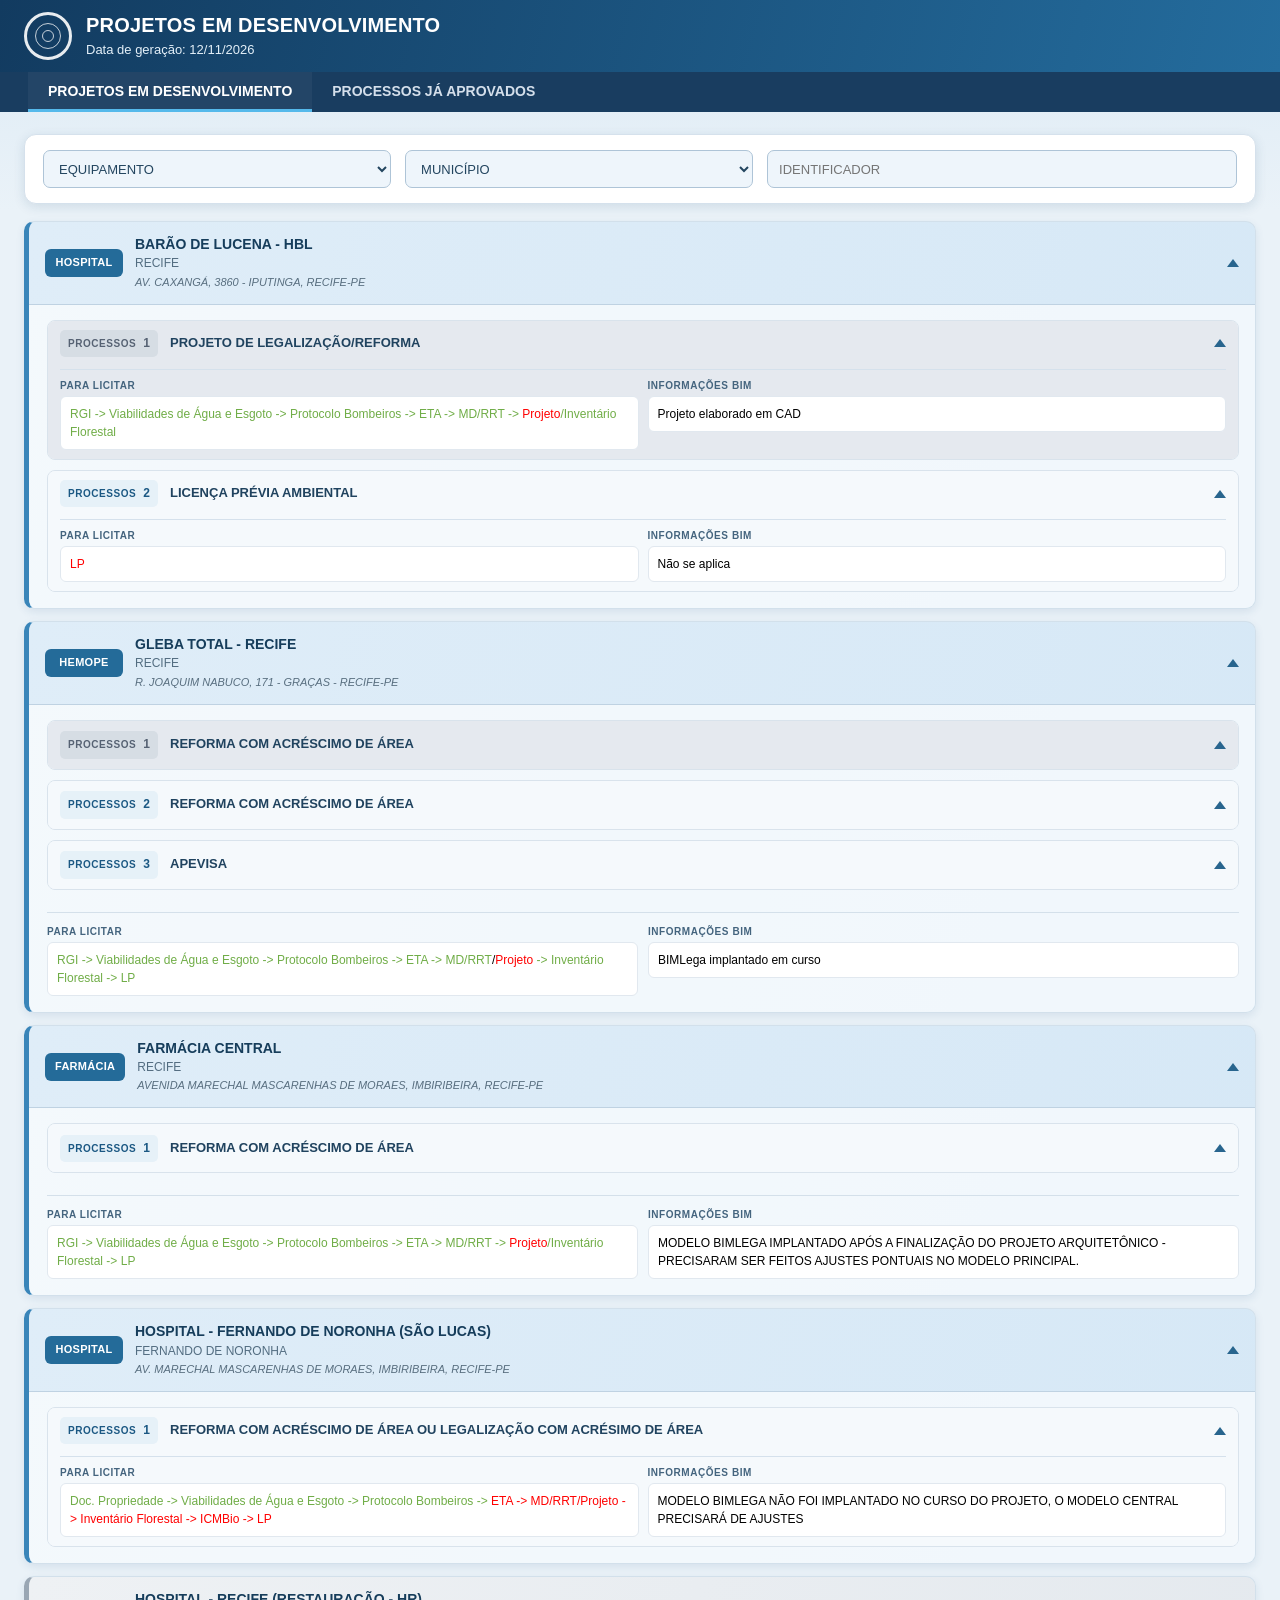
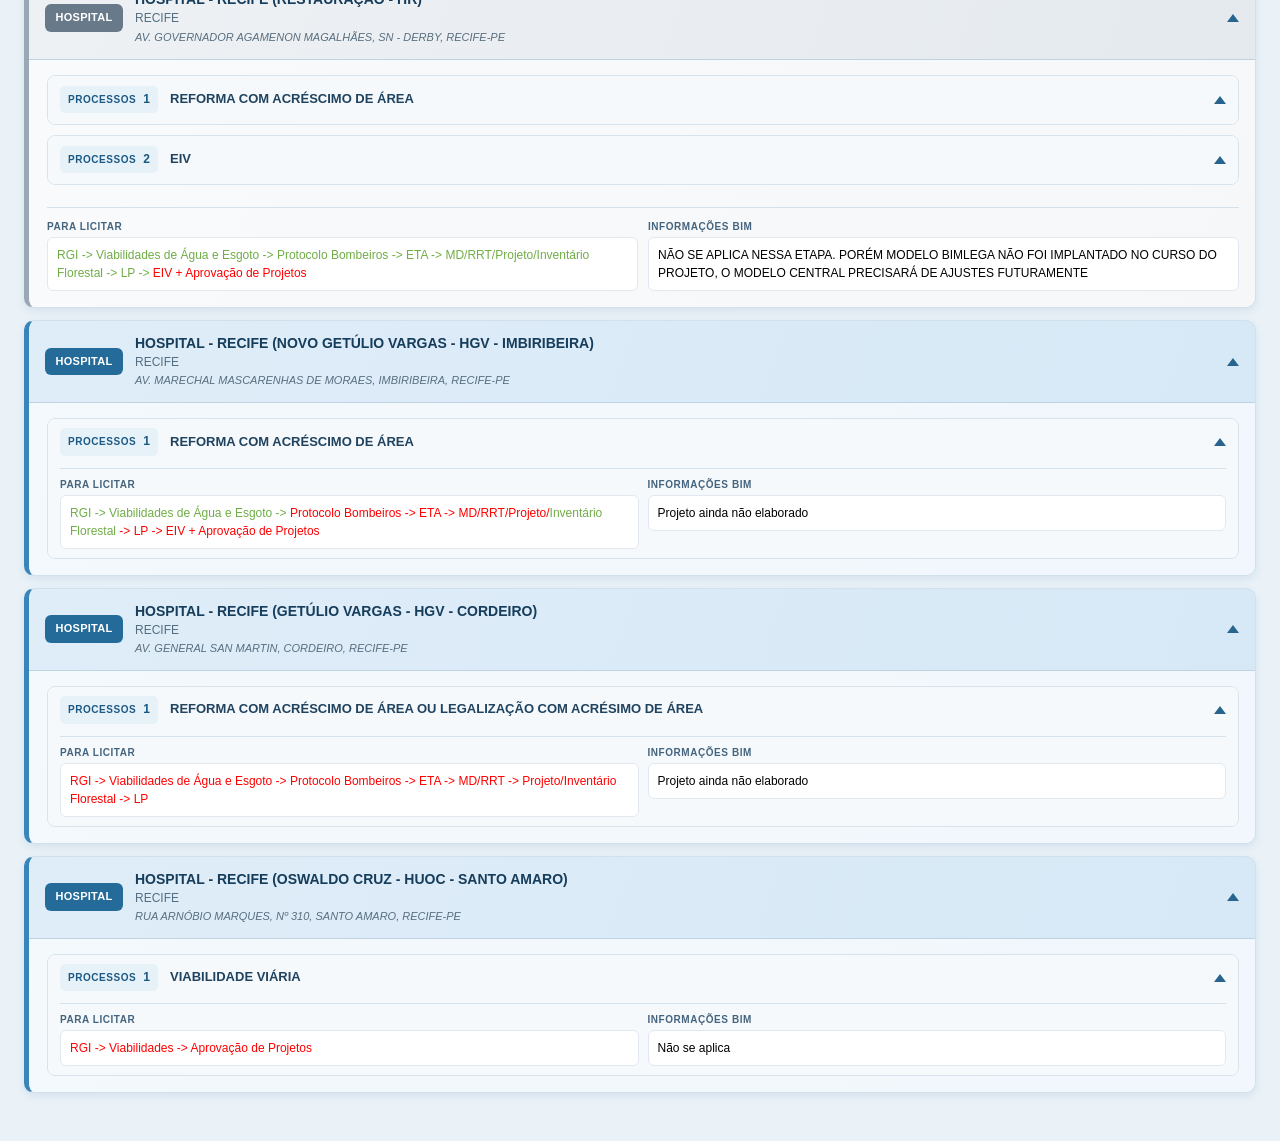
<file: index.html>
<!doctype html><html lang="pt-BR"><head><meta charset="utf-8"><meta name="viewport" content="width=device-width, initial-scale=1"><meta name="color-scheme" content="light"><title>PROJETOS EM DESENVOLVIMENTO</title>
<style>
:root{color-scheme:light;--navy:#123b60;--deep:#174b76;--blue:#226b9b;--sky:#63b5e5;--pale:#e5f1fb;--paper:#eaf2f8;--line:#c8d9e8;--ink:#183247;--muted:#667c8e;--shadow:0 3px 12px rgba(20,65,101,.12)}
*{box-sizing:border-box}body{margin:0;min-height:100vh;background:linear-gradient(180deg,#dceaf5 0,#eaf2f8 210px,#eaf2f8 100%);color:var(--ink);font:14px/1.45 "Segoe UI",Arial,sans-serif}.topbar{display:flex;align-items:center;gap:14px;padding:12px 24px;background:linear-gradient(105deg,#123b60,#246c9d);color:white;box-shadow:0 3px 12px #163c5d40}.mark{width:48px;height:48px;flex:0 0 48px;border:3px solid rgba(255,255,255,.9);border-radius:50%;position:relative}.mark:before,.mark:after{content:"";position:absolute;border:1px solid rgba(255,255,255,.75);border-radius:50%;inset:8px}.mark:after{inset:15px}.brand{min-width:0;flex:1}.brand h1{margin:0;font-size:20px;line-height:1.2;font-weight:750;letter-spacing:.01em}.date{margin-top:4px;color:#e3eff8;font-size:13px}.tabs{display:flex;gap:0;align-items:stretch;min-height:40px;padding:0 28px;background:#193d60;color:#d4dfeb;overflow-x:auto;scrollbar-width:thin}.tab{padding:10px 20px 9px;border:0;border-bottom:3px solid transparent;background:transparent;color:inherit;font:600 14px "Segoe UI",Arial,sans-serif;white-space:nowrap;cursor:pointer}.tab:hover{background:#ffffff12;color:white}.tab[aria-selected=true]{border-bottom-color:#55b9eb;background:#ffffff0b;color:white;font-weight:750}.tab:focus-visible,select:focus-visible,input:focus-visible,summary:focus-visible{outline:3px solid #7dd3fc;outline-offset:2px}.wrap{max-width:1500px;margin:0 auto;padding:22px 24px 48px}.filters{display:grid;grid-template-columns:minmax(170px,1fr) minmax(190px,1fr) minmax(220px,1.35fr);gap:14px;margin-bottom:17px;padding:15px 18px;background:white;border:1px solid #d5e1ec;border-radius:12px;box-shadow:var(--shadow)}.filter select,.filter input{width:100%;height:38px;padding:8px 11px;border:1px solid #aec4d7;border-radius:7px;background:#eef5fb;color:#23455f;font:13px "Segoe UI",Arial,sans-serif}.panels{display:block}.panel{display:none}.panel.active{display:block}.cards{display:grid;gap:12px}.equip-card{overflow:hidden;border:1px solid #d2e0eb;border-left:5px solid #3985b9;border-radius:10px;background:linear-gradient(110deg,#dfedf8,#d6e8f6);box-shadow:0 3px 8px rgba(31,83,124,.10)}.equip-card.historical{border-left-color:#9aa7b4;background:linear-gradient(110deg,#eef1f4,#e4e9ee)}.equip-card.deadline{border-left-color:#f0a000}.equip-card[hidden]{display:none}summary{display:grid;grid-template-columns:auto minmax(0,1fr) auto;align-items:center;gap:12px;min-height:76px;padding:13px 16px;cursor:pointer;list-style:none}summary::-webkit-details-marker{display:none}.kind{display:inline-flex;align-items:center;justify-content:center;min-width:78px;padding:6px 10px;border-radius:6px;background:#246b99;color:#fff;text-align:center;font-size:11px;font-weight:750;letter-spacing:.025em}.historical .kind{background:#68798a}.card-title{margin:0;color:#163d5b;font-size:14px;line-height:1.3;font-weight:750}.meta{margin-top:2px;color:#536d81;font-size:12px}.address{margin-top:2px;color:#586e7f;font-size:11px;font-style:italic}.chevron{width:0;height:0;border-left:6px solid transparent;border-right:6px solid transparent;border-top:8px solid #28658e;transition:transform .15s}.equip-card[open] .chevron{transform:rotate(180deg)}.card-body{padding:3px 16px 16px 18px;border-top:1px solid #bfd2e2;background:rgba(255,255,255,.66)}.processes{display:grid;gap:10px;padding-top:12px}.process-card{overflow:hidden;border:1px solid #d9e3ec;border-radius:8px;background:#fff}.process-card summary{min-height:48px;grid-template-columns:auto minmax(0,1fr) auto;padding:9px 12px;background:#f5f9fc}.process-number{display:flex;align-items:center;gap:7px;padding:5px 8px;border-radius:5px;background:#e6f1f8;color:#1b5883}.process-number .field-label{margin:0;color:#1b5883}.process-number strong{font-size:12px}.process-name{margin:0;color:#20435f;font-size:13px;font-weight:700}.process-card .chevron{width:0;height:0}.process-fields{display:grid;grid-template-columns:repeat(2,minmax(0,1fr));gap:10px;padding:12px}.data-field{min-width:0}.field-label{display:block;margin:0 0 4px;color:#44647e;font-size:10px;line-height:1.3;font-weight:750;letter-spacing:.055em;text-transform:uppercase}.field-value{min-height:35px;padding:8px 9px;border:1px solid #e1e8ef;border-radius:6px;color:#273e51;font-size:12px;line-height:1.5;white-space:pre-wrap;overflow-wrap:anywhere}.group-fields{display:grid;grid-template-columns:repeat(2,minmax(0,1fr));gap:10px;margin-top:12px;padding-top:12px;border-top:1px solid #d4e0ea}.empty{display:none}.panel:not(.active){display:none}
.process-quick{grid-column:1/-1;display:grid;grid-template-columns:repeat(2,minmax(0,1fr));gap:9px;width:100%;padding-top:9px;border-top:1px solid #d5e1ec}.process-quick .data-field{min-width:0}.process-quick .field-value{background-color:#fff!important}.process-card.approved-process{border-color:#b6d7a8}.process-card.approved-process>summary{background:#e8f5e9}.process-card.approved-process .process-number{background:#b6d7a8;color:#166534}.process-card.approved-process .process-number .field-label{color:#166534}.process-card.historical-process>summary{background:#e5e9ef;color:#566273}.process-card.historical-process .process-number{background:#d6dde4;color:#566273}.process-card.historical-process .process-number .field-label{color:#566273}.process-quick .field-value,.process-quick .field-value span{font-weight:400!important}@media(max-width:700px){.topbar{padding:11px 14px}.mark{width:40px;height:40px;flex-basis:40px}.brand h1{font-size:16px}.date{font-size:11px}.tabs{padding:0 8px}.tab{padding:10px 13px;font-size:12px}.wrap{padding:14px 11px 30px}.filters{grid-template-columns:1fr;gap:9px;padding:12px}.filters .filter:first-child,.filters .filter:nth-child(2){min-width:0}summary{grid-template-columns:auto minmax(0,1fr) auto;gap:9px;padding:11px 9px}.kind{min-width:67px;padding:5px 7px;font-size:10px}.card-title{font-size:12px}.meta,.address{font-size:10px}.card-body{padding:3px 8px 10px}.process-card summary{padding:8px}.process-quick{grid-template-columns:1fr;gap:7px}.process-fields,.group-fields{grid-template-columns:1fr;gap:8px;padding:9px}}
@media print{@page{size:A4 portrait;margin:10mm}body{background:#fff!important}.topbar{padding:8px 0;background:#174b76!important;print-color-adjust:exact;-webkit-print-color-adjust:exact}.mark{display:none}.tabs,.filters{display:none}.wrap{max-width:none;padding:8mm 0}.panel{display:block!important;page-break-after:always}.equip-card{break-inside:avoid;box-shadow:none;background:#eef5fb!important;print-color-adjust:exact;-webkit-print-color-adjust:exact}.equip-card:not([open]) .card-body{display:block}.equip-card summary{padding:7px 10px;min-height:0}.process-card{break-inside:avoid}.process-card:not([open]) .process-fields{display:grid}.process-card summary{padding:6px 9px}.field-value{print-color-adjust:exact;-webkit-print-color-adjust:exact}}
</style></head><body>
<header class="topbar"><div class="mark" aria-hidden="true"></div><div class="brand"><h1>PROJETOS EM DESENVOLVIMENTO</h1><div class="date">Data de gera&#231;&#227;o: 12/11/2026</div></div></header><nav class="tabs" role="tablist">
<button class="tab" type="button" role="tab" id="tab-1" aria-controls="panel-1" aria-selected="true" onclick="showSheet(1)">PROJETOS EM DESENVOLVIMENTO</button>
<button class="tab" type="button" role="tab" id="tab-2" aria-controls="panel-2" aria-selected="false" onclick="showSheet(2)">PROCESSOS J&#193; APROVADOS</button>
</nav><main class="wrap"><div class="filters"><div class="filter"><select id="filter-equipment" aria-label="EQUIPAMENTO"><option value="">EQUIPAMENTO</option>
<option value="HOSPITAL">HOSPITAL</option>
<option value="HEMOPE">HEMOPE</option>
<option value="FARM&#193;CIA">FARM&#193;CIA</option>
</select></div><div class="filter"><select id="filter-municipality" aria-label="MUNIC&#205;PIO"><option value="">MUNIC&#205;PIO</option>
<option value="RECIFE">RECIFE</option>
<option value="FERNANDO DE NORONHA">FERNANDO DE NORONHA</option>
</select></div><div class="filter"><input id="filter-search" type="search" aria-label="IDENTIFICADOR" placeholder="IDENTIFICADOR"></div></div>
<section class="panel active" id="panel-1" role="tabpanel" aria-labelledby="tab-1"><div class="cards">
<details class="equip-card" open data-equipment="HOSPITAL" data-municipality="RECIFE" data-search="HOSPITAL RECIFE AV. CAXANG&#193;, 3860 - IPUTINGA, RECIFE-PE BAR&#195;O DE LUCENA - HBL AV. CAXANG&#193;, 3860 - IPUTINGA, RECIFE-PE 1 PROJETO DE LEGALIZA&#199;&#195;O/REFORMA Reingressar ap&#243;s LP EM STAND BY Sem exig&#234;ncia PROJETO INDEFERIDO, AGUARDANDO LIBERA&#199;&#195;O DA LP RGI -&gt; Viabilidades de &#193;gua e Esgoto -&gt; Protocolo Bombeiros -&gt; ETA -&gt; MD/RRT -&gt; Projeto/Invent&#225;rio Florestal  Projeto elaborado em CAD BAR&#195;O DE LUCENA - HBL AV. CAXANG&#193;, 3860 - IPUTINGA, RECIFE-PE 2 LICEN&#199;A PR&#201;VIA AMBIENTAL 8042813926 Preparando documenta&#231;&#227;o para exig&#234;ncia Projeto arquitet&#244;nico completo + Viabilidade de &#225;gua e esgoto + Memorial justificativo do que &#233; o processo 10.11.2026 LP N&#227;o se aplica"><summary><span class="kind">HOSPITAL</span><div class="identity"><h2 class="card-title">BAR&#195;O DE LUCENA - HBL</h2><div class="meta">RECIFE</div><div class="address">AV. CAXANG&#193;, 3860 - IPUTINGA, RECIFE-PE</div></div><span class="chevron" aria-hidden="true"></span></summary><div class="card-body"><div class="processes">
<details class="process-card historical-process"><summary><span class="process-number"><span class="field-label">PROCESSOS</span><strong>1</strong></span><h3 class="process-name">PROJETO DE LEGALIZA&#199;&#195;O/REFORMA</h3><span class="chevron" aria-hidden="true"></span><div class="process-quick"><div class="data-field"><span class="field-label">PARA LICITAR</span><div class="field-value" style="background-color:#FFFFFF"><span style="color:#70AD47">RGI -&gt; Viabilidades de &#193;gua e Esgoto -&gt; Protocolo Bombeiros -&gt; ETA -&gt; MD/RRT -&gt;</span><span style="color:#000000"> </span><span style="color:#FF0000">Projeto</span><span style="color:#70AD47">/Invent&#225;rio Florestal </span></div></div><div class="data-field"><span class="field-label">INFORMA&#199;&#213;ES BIM</span><div class="field-value" style="background-color:#FFFFFF"><span style="color:#000000">Projeto elaborado em CAD</span></div></div></div></summary><div class="process-fields">
<div class="data-field"><span class="field-label">PROTOCOLO</span><div class="field-value" style="background-color:#CCCCCC"><span style="color:#000000">Reingressar ap&#243;s LP</span></div></div>
<div class="data-field"><span class="field-label">ETAPA DE ELABORA&#199;&#195;O</span><div class="field-value" style="background-color:#CCCCCC"><span style="color:#000000">EM STAND BY</span></div></div>
<div class="data-field"><span class="field-label">EXIG&#202;NCIAS DO INGRESSO</span><div class="field-value" style="background-color:#CCCCCC"><span style="color:#000000">Sem exig&#234;ncia</span></div></div>
<div class="data-field"><span class="field-label">PRAZO PARA CONCLUS&#195;O</span><div class="field-value" style="background-color:#CCCCCC"><span style="color:#000000">PROJETO INDEFERIDO, AGUARDANDO LIBERA&#199;&#195;O DA LP</span></div></div>


</div></details>
<details class="process-card"><summary><span class="process-number"><span class="field-label">PROCESSOS</span><strong>2</strong></span><h3 class="process-name">LICEN&#199;A PR&#201;VIA AMBIENTAL</h3><span class="chevron" aria-hidden="true"></span><div class="process-quick"><div class="data-field"><span class="field-label">PARA LICITAR</span><div class="field-value" style="background-color:#FFFFFF"><span style="font-weight:700;color:#FF0000">LP</span></div></div><div class="data-field"><span class="field-label">INFORMA&#199;&#213;ES BIM</span><div class="field-value" style="background-color:#FFFFFF"><span style="color:#000000">N&#227;o se aplica</span></div></div></div></summary><div class="process-fields">
<div class="data-field"><span class="field-label">PROTOCOLO</span><div class="field-value" style="background-color:#FFFFFF"><span style="color:#000000">8042813926</span></div></div>
<div class="data-field"><span class="field-label">ETAPA DE ELABORA&#199;&#195;O</span><div class="field-value" style="background-color:#FFFFFF"><span style="color:#000000">Em an&#225;lise pela Prefeitura do Recife</span></div></div>
<div class="data-field"><span class="field-label">EXIG&#202;NCIAS DO INGRESSO</span><div class="field-value" style="background-color:#FFFFFF"><span style="color:#000000">Projeto arquitet&#244;nico completo + Viabilidade de &#225;gua e esgoto + Memorial justificativo do que &#233; o processo</span></div></div>
<div class="data-field"><span class="field-label">PRAZO PARA CONCLUS&#195;O</span><div class="field-value" style="background-color:#FFFFFF"><span style="color:#000000">-----</span></div></div>


</div></details>
</div></details>
<details class="equip-card" open data-equipment="HEMOPE" data-municipality="RECIFE" data-search="HEMOPE RECIFE R. JOAQUIM NABUCO, 171 - GRA&#199;AS - RECIFE-PE HEMOPE GLEBA TOTAL - RECIFE R. JOAQUIM NABUCO, 171 - GRA&#199;AS - RECIFE-PE 1 REFORMA COM ACR&#201;SCIMO DE &#193;REA 8043533026 Indeferido por decurso de prazo ----- ----- RGI -&gt; Viabilidades de &#193;gua e Esgoto -&gt; Protocolo Bombeiros -&gt; ETA -&gt; MD/RRT/Projeto -&gt; Invent&#225;rio Florestal -&gt; LP BIMLega implantado em curso GLEBA TOTAL - RECIFE 
 R. JOAQUIM NABUCO, 171 - GRA&#199;AS - RECIFE-PE 2 REFORMA COM ACR&#201;SCIMO DE &#193;REA 8051800326 Elaborando projetos para ingresso Em an&#225;lise pela Prefeitura do Recife ----- RGI -&gt; Viabilidades de &#193;gua e Esgoto -&gt; Protocolo Bombeiros -&gt; ETA -&gt; MD/RRT/Projeto -&gt; Invent&#225;rio Florestal -&gt; LP BIMLega implantado em curso BLOCO A - RECIFE R. JOAQUIM NABUCO, 171 - GRA&#199;AS - RECIFE-PE 3 APEVISA ------- Enviado para an&#225;lise em 19/10/2026 EM AN&#193;LISE PELA APEVISA SEM PREVIS&#195;O RGI -&gt; Viabilidades de &#193;gua e Esgoto -&gt; Protocolo Bombeiros -&gt; ETA -&gt; MD/RRT/Projeto -&gt; Invent&#225;rio Florestal -&gt; LP BIMLega implantado em curso"><summary><span class="kind">HEMOPE</span><div class="identity"><h2 class="card-title">GLEBA TOTAL - RECIFE</h2><div class="meta">RECIFE</div><div class="address">R. JOAQUIM NABUCO, 171 - GRA&#199;AS - RECIFE-PE</div></div><span class="chevron" aria-hidden="true"></span></summary><div class="card-body"><div class="processes">
<details class="process-card historical-process"><summary><span class="process-number"><span class="field-label">PROCESSOS</span><strong>1</strong></span><h3 class="process-name">REFORMA COM ACR&#201;SCIMO DE &#193;REA</h3><span class="chevron" aria-hidden="true"></span></summary><div class="process-fields">
<div class="data-field"><span class="field-label">IDENTIFICADOR</span><div class="field-value" style="background-color:#CCCCCC"><span style="color:#000000">HEMOPE GLEBA TOTAL - RECIFE</span></div></div>
<div class="data-field"><span class="field-label">PROTOCOLO</span><div class="field-value" style="background-color:#CCCCCC"><span style="color:#000000">8043533026</span></div></div>
<div class="data-field"><span class="field-label">ETAPA DE ELABORA&#199;&#195;O</span><div class="field-value" style="background-color:#CCCCCC"><span style="color:#000000">Indeferido por decurso de prazo</span></div></div>
<div class="data-field"><span class="field-label">EXIG&#202;NCIAS DO INGRESSO</span><div class="field-value" style="background-color:#CCCCCC"><span style="color:#000000">-----</span></div></div>
<div class="data-field"><span class="field-label">PRAZO PARA CONCLUS&#195;O</span><div class="field-value" style="background-color:#CCCCCC"><span style="color:#000000">-----</span></div></div>
</div></details>
<details class="process-card"><summary><span class="process-number"><span class="field-label">PROCESSOS</span><strong>2</strong></span><h3 class="process-name">REFORMA COM ACR&#201;SCIMO DE &#193;REA</h3><span class="chevron" aria-hidden="true"></span></summary><div class="process-fields">
<div class="data-field"><span class="field-label">IDENTIFICADOR</span><div class="field-value" style="background-color:#FFFFFF"><span style="color:#000000">HEMOPE GLEBA TOTAL - RECIFE 
</span></div></div>
<div class="data-field"><span class="field-label">PROTOCOLO</span><div class="field-value" style="background-color:#FFFFFF"><span style="color:#000000">8051800326</span></div></div>
<div class="data-field"><span class="field-label">ETAPA DE ELABORA&#199;&#195;O</span><div class="field-value" style="background-color:#FFFFFF"><span style="color:#000000">Elaborando projetos para ingresso</span></div></div>
<div class="data-field"><span class="field-label">EXIG&#202;NCIAS DO INGRESSO</span><div class="field-value" style="background-color:#FFFFFF"><span style="color:#000000">Em an&#225;lise pela Prefeitura do Recife</span></div></div>
<div class="data-field"><span class="field-label">PRAZO PARA CONCLUS&#195;O</span><div class="field-value" style="background-color:#FFFFFF"><span style="color:#000000">-----</span></div></div>
</div></details>
<details class="process-card"><summary><span class="process-number"><span class="field-label">PROCESSOS</span><strong>3</strong></span><h3 class="process-name">APEVISA</h3><span class="chevron" aria-hidden="true"></span></summary><div class="process-fields">
<div class="data-field"><span class="field-label">IDENTIFICADOR</span><div class="field-value" style="background-color:#FFFFFF"><span style="color:#000000">BLOCO A - RECIFE</span></div></div>
<div class="data-field"><span class="field-label">PROTOCOLO</span><div class="field-value" style="background-color:#FFFFFF"><span style="color:#000000">-------</span></div></div>
<div class="data-field"><span class="field-label">ETAPA DE ELABORA&#199;&#195;O</span><div class="field-value" style="background-color:#FFFFFF"><span style="color:#000000">Enviado para an&#225;lise em 19/10/2026</span></div></div>
<div class="data-field"><span class="field-label">EXIG&#202;NCIAS DO INGRESSO</span><div class="field-value" style="background-color:#FFFFFF"><span style="color:#000000">EM AN&#193;LISE PELA APEVISA</span></div></div>
<div class="data-field"><span class="field-label">PRAZO PARA CONCLUS&#195;O</span><div class="field-value" style="background-color:#FFFFFF"><span style="color:#000000">SEM PREVIS&#195;O</span></div></div>
</div></details>
<div class="group-fields">
<div class="data-field"><span class="field-label">PARA LICITAR</span><div class="field-value" style="background-color:#FFFFFF"><span style="color:#70AD47">RGI -&gt; Viabilidades de &#193;gua e Esgoto -&gt; Protocolo Bombeiros -&gt; ETA -&gt; MD/RRT</span><span style="color:#000000">/</span><span style="color:#FF0000">Projeto</span><span style="color:#000000"> </span><span style="color:#70AD47">-&gt; Invent&#225;rio Florestal -&gt; LP</span></div></div>
<div class="data-field"><span class="field-label">INFORMA&#199;&#213;ES BIM</span><div class="field-value" style="background-color:#FFFFFF"><span style="color:#000000">BIMLega implantado em curso</span></div></div>
</div>
</div></details>
<details class="equip-card" open data-equipment="FARM&#193;CIA" data-municipality="RECIFE" data-search="FARM&#193;CIA RECIFE AVENIDA MARECHAL MASCARENHAS DE MORAES, IMBIRIBEIRA, RECIFE-PE FARM&#193;CIA CENTRAL 1 REFORMA COM ACR&#201;SCIMO DE &#193;REA ------- Preparando plantas de implanta&#231;&#227;o ap&#243;s a defini&#231;&#227;o da poligonal pela SEDUH AGUARDANDO DIPLAT MODELO BIMLEGA IMPLANTADO AP&#211;S A FINALIZA&#199;&#195;O DO PROJETO ARQUITET&#212;NICO PRECISARAM SER FEITOS AJUSTES PONTUAIS NO MODELO PRINCIPAL"><summary><span class="kind">FARM&#193;CIA</span><div class="identity"><h2 class="card-title">FARM&#193;CIA CENTRAL</h2><div class="meta">RECIFE</div><div class="address">AVENIDA MARECHAL MASCARENHAS DE MORAES, IMBIRIBEIRA, RECIFE-PE</div></div><span class="chevron" aria-hidden="true"></span></summary><div class="card-body"><div class="processes">
<details class="process-card"><summary><span class="process-number"><span class="field-label">PROCESSOS</span><strong>1</strong></span><h3 class="process-name">REFORMA COM ACR&#201;SCIMO DE &#193;REA</h3><span class="chevron" aria-hidden="true"></span></summary><div class="process-fields">
<div class="data-field"><span class="field-label">PROTOCOLO</span><div class="field-value" style="background-color:#FFFFFF"><span style="color:#000000">-------</span></div></div>
<div class="data-field"><span class="field-label">ETAPA DE ELABORA&#199;&#195;O</span><div class="field-value" style="background-color:#FFFFFF"><span style="color:#000000">Preparando plantas de implanta&#231;&#227;o ap&#243;s a defini&#231;&#227;o da poligonal pela SEDUH</span></div></div>
<div class="data-field"><span class="field-label">EXIG&#202;NCIAS DO INGRESSO</span><div class="field-value" style="background-color:#FFFFFF"><span style="color:#000000">-----</span></div></div>
<div class="data-field"><span class="field-label">PRAZO PARA CONCLUS&#195;O</span><div class="field-value" style="background-color:#FFFFFF"><span style="color:#000000">AGUARDANDO DIPLAT</span></div></div>
</div></details>
<div class="group-fields">
<div class="data-field"><span class="field-label">PARA LICITAR</span><div class="field-value" style="background-color:#FFFFFF"><span style="color:#70AD47">RGI -&gt; Viabilidades de &#193;gua e Esgoto -&gt; Protocolo Bombeiros -&gt; ETA -&gt; MD/RRT -&gt; </span><span style="color:#FF0000">Projeto</span><span style="color:#70AD47">/Invent&#225;rio Florestal -&gt;</span><span style="color:#000000"> </span><span style="color:#70AD47">LP</span></div></div>
<div class="data-field"><span class="field-label">INFORMA&#199;&#213;ES BIM</span><div class="field-value" style="background-color:#FFFFFF"><span style="color:#000000">MODELO BIMLEGA IMPLANTADO AP&#211;S A FINALIZA&#199;&#195;O DO PROJETO ARQUITET&#212;NICO - PRECISARAM SER FEITOS AJUSTES PONTUAIS NO MODELO PRINCIPAL.</span></div></div>
</div>
</div></details>
<details class="equip-card" open data-equipment="HOSPITAL" data-municipality="FERNANDO DE NORONHA" data-search="HOSPITAL FERNANDO DE NORONHA AV. MARECHAL MASCARENHAS DE MORAES, IMBIRIBEIRA, RECIFE-PE HOSPITAL - FERNANDO DE NORONHA (S&#195;O LUCAS) AV. MARECHAL MASCARENHAS DE MORAES, IMBIRIBEIRA, RECIFE-PE 1 REFORMA COM ACR&#201;SCIMO DE &#193;REA OU LEGALIZA&#199;&#195;O COM ACR&#201;SIMO DE &#193;REA ------- Aguardando conclus&#227;o do projeto pela equipe ----- 10 DIAS &#218;TEIS AP&#211;S O RECEBIMENTO Doc. Propriedade -&gt; Viabilidades de &#193;gua e Esgoto -&gt; Protocolo Bombeiros -&gt; ETA -&gt; MD/RRT/Projeto -&gt; Invent&#225;rio Florestal -&gt; ICMBio -&gt; LP MODELO BIMLEGA N&#195;O FOI IMPLANTADO NO CURSO DO PROJETO, O MODELO CENTRAL PRECISAR&#193; DE AJUSTES"><summary><span class="kind">HOSPITAL</span><div class="identity"><h2 class="card-title">HOSPITAL - FERNANDO DE NORONHA (S&#195;O LUCAS)</h2><div class="meta">FERNANDO DE NORONHA</div><div class="address">AV. MARECHAL MASCARENHAS DE MORAES, IMBIRIBEIRA, RECIFE-PE</div></div><span class="chevron" aria-hidden="true"></span></summary><div class="card-body"><div class="processes">
<details class="process-card"><summary><span class="process-number"><span class="field-label">PROCESSOS</span><strong>1</strong></span><h3 class="process-name">REFORMA COM ACR&#201;SCIMO DE &#193;REA OU LEGALIZA&#199;&#195;O COM ACR&#201;SIMO DE &#193;REA</h3><span class="chevron" aria-hidden="true"></span><div class="process-quick"><div class="data-field"><span class="field-label">PARA LICITAR</span><div class="field-value" style="background-color:#FFFFFF"><span style="color:#70AD47">Doc. Propriedade -&gt; Viabilidades de &#193;gua e Esgoto -&gt; Protocolo Bombeiros -&gt;</span><span style="color:#000000"> </span><span style="color:#FF0000">ETA -&gt; MD/RRT/Projeto -&gt; Invent&#225;rio Florestal -&gt; ICMBio -&gt; LP</span></div></div><div class="data-field"><span class="field-label">INFORMA&#199;&#213;ES BIM</span><div class="field-value" style="background-color:#FFFFFF"><span style="color:#000000">MODELO BIMLEGA N&#195;O FOI IMPLANTADO NO CURSO DO PROJETO, O MODELO CENTRAL PRECISAR&#193; DE AJUSTES</span></div></div></div></summary><div class="process-fields">
<div class="data-field"><span class="field-label">IDENTIFICADOR</span><div class="field-value" style="background-color:#FFFFFF"><span style="color:#000000">HOSPITAL - FERNANDO DE NORONHA (S&#195;O LUCAS)</span></div></div>
<div class="data-field"><span class="field-label">PROTOCOLO</span><div class="field-value" style="background-color:#FFFFFF"><span style="color:#000000">-------</span></div></div>
<div class="data-field"><span class="field-label">ETAPA DE ELABORA&#199;&#195;O</span><div class="field-value" style="background-color:#FFFFFF"><span style="color:#000000">Aguardando conclus&#227;o do projeto pela equipe</span></div></div>
<div class="data-field"><span class="field-label">EXIG&#202;NCIAS DO INGRESSO</span><div class="field-value" style="background-color:#FFFFFF"><span style="color:#000000">-----</span></div></div>
<div class="data-field"><span class="field-label">PRAZO PARA CONCLUS&#195;O</span><div class="field-value" style="background-color:#FFFFFF"><span style="color:#000000">10 DIAS &#218;TEIS AP&#211;S O RECEBIMENTO</span></div></div>


</div></details>
</div></details>
<details class="equip-card historical" open data-equipment="HOSPITAL" data-municipality="RECIFE" data-search="HOSPITAL RECIFE AV. GOVERNADOR AGAMENON MAGALH&#195;ES, SN - DERBY, RECIFE-PE HOSPITAL - RECIFE (RESTAURA&#199;&#195;O - HR) AV. GOVERNADOR AGAMENON MAGALH&#195;ES, SN - DERBY, RECIFE-PE 1 REFORMA COM ACR&#201;SCIMO DE &#193;REA Reingressar ap&#243;s EIV EM STAND BY Sem exig&#234;ncia PROJETO INDEFERIDO AGUARDANDO APROVA&#199;&#195;O DO EIV RGI -&gt; Viabilidades de &#193;gua e Esgoto -&gt; Protocolo Bombeiros -&gt; ETA -&gt; MD/RRT/Projeto/Invent&#225;rio Florestal -&gt; LP -&gt; EIV + Aprova&#231;&#227;o de Projetos N&#195;O SE APLICA NESSA ETAPA. POR&#201;M MODELO BIMLEGA N&#195;O FOI IMPLANTADO NO CURSO DO PROJETO, O MODELO CENTRAL PRECISAR&#193; DE AJUSTES FUTURAMENTE HOSPITAL - RECIFE (RESTAURA&#199;&#195;O - HR) AV. GOVERNADOR AGAMENON MAGALH&#195;ES, SN - DERBY, RECIFE-PE 2 EIV 8020054826 Aguardando an&#225;lise pela Prefeitura do Recife Em an&#225;lise pela Prefeitura do Recife PREVIS&#195;O PARA 1&#170; QUINZENA DE NOVEMBRO RGI -&gt; Viabilidades de &#193;gua e Esgoto -&gt; Protocolo Bombeiros -&gt; ETA -&gt; MD/RRT/Projeto/Invent&#225;rio Florestal -&gt; LP -&gt; EIV + Aprova&#231;&#227;o de Projetos N&#195;O SE APLICA NESSA ETAPA. POR&#201;M MODELO BIMLEGA N&#195;O FOI IMPLANTADO NO CURSO DO PROJETO, O MODELO CENTRAL PRECISAR&#193; DE AJUSTES FUTURAMENTE"><summary><span class="kind">HOSPITAL</span><div class="identity"><h2 class="card-title">HOSPITAL - RECIFE (RESTAURA&#199;&#195;O - HR)</h2><div class="meta">RECIFE</div><div class="address">AV. GOVERNADOR AGAMENON MAGALH&#195;ES, SN - DERBY, RECIFE-PE</div></div><span class="chevron" aria-hidden="true"></span></summary><div class="card-body"><div class="processes">
<details class="process-card"><summary><span class="process-number"><span class="field-label">PROCESSOS</span><strong>1</strong></span><h3 class="process-name">REFORMA COM ACR&#201;SCIMO DE &#193;REA</h3><span class="chevron" aria-hidden="true"></span></summary><div class="process-fields">
<div class="data-field"><span class="field-label">PROTOCOLO</span><div class="field-value" style="background-color:#CCCCCC"><span style="color:#000000">Reingressar ap&#243;s EIV</span></div></div>
<div class="data-field"><span class="field-label">ETAPA DE ELABORA&#199;&#195;O</span><div class="field-value" style="background-color:#CCCCCC"><span style="color:#000000">EM STAND BY</span></div></div>
<div class="data-field"><span class="field-label">EXIG&#202;NCIAS DO INGRESSO</span><div class="field-value" style="background-color:#CCCCCC"><span style="color:#000000">Sem exig&#234;ncia</span></div></div>
<div class="data-field"><span class="field-label">PRAZO PARA CONCLUS&#195;O</span><div class="field-value" style="background-color:#CCCCCC"><span style="color:#000000">PROJETO INDEFERIDO AGUARDANDO APROVA&#199;&#195;O DO EIV</span></div></div>
</div></details>
<details class="process-card"><summary><span class="process-number"><span class="field-label">PROCESSOS</span><strong>2</strong></span><h3 class="process-name">EIV</h3><span class="chevron" aria-hidden="true"></span></summary><div class="process-fields">
<div class="data-field"><span class="field-label">PROTOCOLO</span><div class="field-value" style="background-color:#FFFFFF"><span style="color:#000000">8020054826</span></div></div>
<div class="data-field"><span class="field-label">ETAPA DE ELABORA&#199;&#195;O</span><div class="field-value" style="background-color:#FFFFFF"><span style="color:#000000">Aguardando an&#225;lise pela Prefeitura do Recife</span></div></div>
<div class="data-field"><span class="field-label">EXIG&#202;NCIAS DO INGRESSO</span><div class="field-value" style="background-color:#FFFFFF"><span style="color:#000000">Em an&#225;lise pela Prefeitura do Recife</span></div></div>
<div class="data-field"><span class="field-label">PRAZO PARA CONCLUS&#195;O</span><div class="field-value" style="background-color:#FFFFFF"><span style="color:#000000">PREVIS&#195;O PARA 1&#170; QUINZENA DE NOVEMBRO</span></div></div>
</div></details>
<div class="group-fields">
<div class="data-field"><span class="field-label">PARA LICITAR</span><div class="field-value" style="background-color:#FFFFFF"><span style="color:#70AD47">RGI -&gt; Viabilidades de &#193;gua e Esgoto -&gt; Protocolo Bombeiros -&gt; ETA -&gt; MD/RRT/Projeto/Invent&#225;rio Florestal -&gt; LP -&gt; </span><span style="color:#FF0000">EIV + Aprova&#231;&#227;o de Projetos</span></div></div>
<div class="data-field"><span class="field-label">INFORMA&#199;&#213;ES BIM</span><div class="field-value" style="background-color:#FFFFFF"><span style="color:#000000">N&#195;O SE APLICA NESSA ETAPA. POR&#201;M MODELO BIMLEGA N&#195;O FOI IMPLANTADO NO CURSO DO PROJETO, O MODELO CENTRAL PRECISAR&#193; DE AJUSTES FUTURAMENTE</span></div></div>
</div>
</div></details>
<details class="equip-card" open data-equipment="HOSPITAL" data-municipality="RECIFE" data-search="HOSPITAL RECIFE AV. MARECHAL MASCARENHAS DE MORAES, IMBIRIBEIRA, RECIFE-PE HOSPITAL - RECIFE (NOVO GET&#218;LIO VARGAS - HGV - IMBIRIBEIRA) AV. MARECHAL MASCARENHAS DE MORAES, IMBIRIBEIRA, RECIFE-PE 1 REFORMA COM ACR&#201;SCIMO DE &#193;REA ------- Aguardando defini&#231;&#245;es da gest&#227;o ----- Sem previs&#227;o RGI -&gt; Viabilidades de &#193;gua e Esgoto -&gt; Protocolo Bombeiros -&gt; ETA -&gt; MD/RRT/Projeto/Invent&#225;rio Florestal -&gt; LP -&gt; EIV + Aprova&#231;&#227;o de Projetos Projeto ainda n&#227;o elaborado"><summary><span class="kind">HOSPITAL</span><div class="identity"><h2 class="card-title">HOSPITAL - RECIFE (NOVO GET&#218;LIO VARGAS - HGV - IMBIRIBEIRA)</h2><div class="meta">RECIFE</div><div class="address">AV. MARECHAL MASCARENHAS DE MORAES, IMBIRIBEIRA, RECIFE-PE</div></div><span class="chevron" aria-hidden="true"></span></summary><div class="card-body"><div class="processes">
<details class="process-card"><summary><span class="process-number"><span class="field-label">PROCESSOS</span><strong>1</strong></span><h3 class="process-name">REFORMA COM ACR&#201;SCIMO DE &#193;REA</h3><span class="chevron" aria-hidden="true"></span><div class="process-quick"><div class="data-field"><span class="field-label">PARA LICITAR</span><div class="field-value" style="background-color:#FFFFFF"><span style="color:#70AD47">RGI -&gt; Viabilidades de &#193;gua e Esgoto -&gt; </span><span style="color:#FF0000">Protocolo Bombeiros -&gt; ETA -&gt; MD/RRT/Projeto/</span><span style="color:#70AD47">Invent&#225;rio Florestal </span><span style="color:#FF0000">-&gt; LP -&gt; EIV + Aprova&#231;&#227;o de Projetos</span></div></div><div class="data-field"><span class="field-label">INFORMA&#199;&#213;ES BIM</span><div class="field-value" style="background-color:#FFFFFF"><span style="color:#000000">Projeto ainda n&#227;o elaborado</span></div></div></div></summary><div class="process-fields">
<div class="data-field"><span class="field-label">IDENTIFICADOR</span><div class="field-value" style="background-color:#FFFFFF"><span style="color:#000000">HOSPITAL - RECIFE (NOVO GET&#218;LIO VARGAS - HGV - IMBIRIBEIRA)</span></div></div>
<div class="data-field"><span class="field-label">PROTOCOLO</span><div class="field-value" style="background-color:#FFFFFF"><span style="color:#000000">-------</span></div></div>
<div class="data-field"><span class="field-label">ETAPA DE ELABORA&#199;&#195;O</span><div class="field-value" style="background-color:#FFFFFF"><span style="color:#000000">Aguardando defini&#231;&#245;es da gest&#227;o</span></div></div>
<div class="data-field"><span class="field-label">EXIG&#202;NCIAS DO INGRESSO</span><div class="field-value" style="background-color:#FFFFFF"><span style="color:#000000">-----</span></div></div>
<div class="data-field"><span class="field-label">PRAZO PARA CONCLUS&#195;O</span><div class="field-value" style="background-color:#FFFFFF"><span style="color:#000000">Sem previs&#227;o</span></div></div>


</div></details>
</div></details>
<details class="equip-card" open data-equipment="HOSPITAL" data-municipality="RECIFE" data-search="HOSPITAL RECIFE AV. GENERAL SAN MARTIN, CORDEIRO, RECIFE-PE HOSPITAL - RECIFE (GET&#218;LIO VARGAS - HGV - CORDEIRO) AV. GENERAL SAN MARTIN, CORDEIRO, RECIFE-PE 1 REFORMA COM ACR&#201;SCIMO DE &#193;REA OU LEGALIZA&#199;&#195;O COM ACR&#201;SIMO DE &#193;REA ------- Plantas digitalizadas j&#225; fornecidas pela Prefeitura do Recife e implantadas no DOCS. Aguardando defini&#231;&#245;es da gest&#227;o. ----- Sem previs&#227;o RGI -&gt; Viabilidades de &#193;gua e Esgoto -&gt; Protocolo Bombeiros -&gt; ETA -&gt; MD/RRT -&gt; Projeto/Invent&#225;rio Florestal -&gt; LP Projeto ainda n&#227;o elaborado"><summary><span class="kind">HOSPITAL</span><div class="identity"><h2 class="card-title">HOSPITAL - RECIFE (GET&#218;LIO VARGAS - HGV - CORDEIRO)</h2><div class="meta">RECIFE</div><div class="address">AV. GENERAL SAN MARTIN, CORDEIRO, RECIFE-PE</div></div><span class="chevron" aria-hidden="true"></span></summary><div class="card-body"><div class="processes">
<details class="process-card"><summary><span class="process-number"><span class="field-label">PROCESSOS</span><strong>1</strong></span><h3 class="process-name">REFORMA COM ACR&#201;SCIMO DE &#193;REA OU LEGALIZA&#199;&#195;O COM ACR&#201;SIMO DE &#193;REA</h3><span class="chevron" aria-hidden="true"></span><div class="process-quick"><div class="data-field"><span class="field-label">PARA LICITAR</span><div class="field-value" style="background-color:#FFFFFF"><span style="font-weight:700;color:#FF0000">RGI -&gt; Viabilidades de &#193;gua e Esgoto -&gt; Protocolo Bombeiros -&gt; ETA -&gt; MD/RRT -&gt; Projeto/Invent&#225;rio Florestal -&gt; LP</span></div></div><div class="data-field"><span class="field-label">INFORMA&#199;&#213;ES BIM</span><div class="field-value" style="background-color:#FFFFFF"><span style="color:#000000">Projeto ainda n&#227;o elaborado</span></div></div></div></summary><div class="process-fields">
<div class="data-field"><span class="field-label">IDENTIFICADOR</span><div class="field-value" style="background-color:#FFFFFF"><span style="color:#000000">HOSPITAL - RECIFE (GET&#218;LIO VARGAS - HGV - CORDEIRO)</span></div></div>
<div class="data-field"><span class="field-label">PROTOCOLO</span><div class="field-value" style="background-color:#FFFFFF"><span style="color:#000000">-------</span></div></div>
<div class="data-field"><span class="field-label">ETAPA DE ELABORA&#199;&#195;O</span><div class="field-value" style="background-color:#FFFFFF"><span style="color:#000000">Plantas digitalizadas j&#225; fornecidas pela Prefeitura do Recife e implantadas no DOCS. Aguardando defini&#231;&#245;es da gest&#227;o.</span></div></div>
<div class="data-field"><span class="field-label">EXIG&#202;NCIAS DO INGRESSO</span><div class="field-value" style="background-color:#FFFFFF"><span style="color:#000000">-----</span></div></div>
<div class="data-field"><span class="field-label">PRAZO PARA CONCLUS&#195;O</span><div class="field-value" style="background-color:#FFFFFF"><span style="color:#000000">Sem previs&#227;o</span></div></div>


</div></details>
</div></details>
<details class="equip-card" open data-equipment="HOSPITAL" data-municipality="RECIFE" data-search="HOSPITAL RECIFE RUA ARN&#211;BIO MARQUES, N&#186; 310, SANTO AMARO, RECIFE-PE HOSPITAL - RECIFE (OSWALDO CRUZ - HUOC - SANTO AMARO) RUA ARN&#211;BIO MARQUES, N&#186; 310, SANTO AMARO, RECIFE-PE 1 VIABILIDADE VI&#193;RIA 8049328926 Aguardando an&#225;lise do EIV pela Prefeitura do Recife EM AN&#193;LISE PELA PREFEITURA DO RECIFE Sem previs&#227;o RGI -&gt; Viabilidades -&gt; Aprova&#231;&#227;o de Projetos N&#227;o se aplica"><summary><span class="kind">HOSPITAL</span><div class="identity"><h2 class="card-title">HOSPITAL - RECIFE (OSWALDO CRUZ - HUOC - SANTO AMARO)</h2><div class="meta">RECIFE</div><div class="address">RUA ARN&#211;BIO MARQUES, N&#186; 310, SANTO AMARO, RECIFE-PE</div></div><span class="chevron" aria-hidden="true"></span></summary><div class="card-body"><div class="processes">
<details class="process-card"><summary><span class="process-number"><span class="field-label">PROCESSOS</span><strong>1</strong></span><h3 class="process-name">VIABILIDADE VI&#193;RIA</h3><span class="chevron" aria-hidden="true"></span><div class="process-quick"><div class="data-field"><span class="field-label">PARA LICITAR</span><div class="field-value" style="background-color:#FFFFFF"><span style="font-weight:700;color:#FF0000">RGI -&gt; Viabilidades -&gt; Aprova&#231;&#227;o de Projetos</span></div></div><div class="data-field"><span class="field-label">INFORMA&#199;&#213;ES BIM</span><div class="field-value" style="background-color:#FFFFFF"><span style="color:#000000">N&#227;o se aplica</span></div></div></div></summary><div class="process-fields">
<div class="data-field"><span class="field-label">IDENTIFICADOR</span><div class="field-value" style="background-color:#FFFFFF"><span style="color:#000000">HOSPITAL - RECIFE (OSWALDO CRUZ - HUOC - SANTO AMARO)</span></div></div>
<div class="data-field"><span class="field-label">PROTOCOLO</span><div class="field-value" style="background-color:#FFFFFF"><span style="color:#000000">8049328926</span></div></div>
<div class="data-field"><span class="field-label">ETAPA DE ELABORA&#199;&#195;O</span><div class="field-value" style="background-color:#FFFFFF"><span style="color:#000000">Aguardando an&#225;lise do EIV pela Prefeitura do Recife</span></div></div>
<div class="data-field"><span class="field-label">EXIG&#202;NCIAS DO INGRESSO</span><div class="field-value" style="background-color:#FFFFFF"><span style="color:#000000">EM AN&#193;LISE PELA PREFEITURA DO RECIFE</span></div></div>
<div class="data-field"><span class="field-label">PRAZO PARA CONCLUS&#195;O</span><div class="field-value" style="background-color:#FFFFFF"><span style="color:#000000">Sem previs&#227;o</span></div></div>


</div></details>
</div></details>
</div></section>
<section class="panel" id="panel-2" role="tabpanel" aria-labelledby="tab-2"><div class="cards">
<details class="equip-card" open data-equipment="FARM&#193;CIA" data-municipality="RECIFE" data-search="FARM&#193;CIA RECIFE FARM&#193;CIA CENTRAL AVENIDA MARECHAL MASCARENHAS DE MORAES, IMBIRIBEIRA, RECIFE-PE 2 LICEN&#199;A PR&#201;VIA AMBIENTAL">
<summary><span class="kind">FARM&#193;CIA</span><div class="identity"><h2 class="card-title">FARM&#193;CIA CENTRAL</h2><div class="meta">RECIFE</div><div class="address">AVENIDA MARECHAL MASCARENHAS DE MORAES, IMBIRIBEIRA, RECIFE-PE</div></div><span class="chevron" aria-hidden="true"></span></summary>
<div class="card-body"><div class="processes">
<details class="process-card approved-process"><summary><span class="process-number"><span class="field-label">PROCESSOS</span><strong>2</strong></span><h3 class="process-name">LICEN&#199;A PR&#201;VIA AMBIENTAL</h3><span class="chevron" aria-hidden="true"></span><div class="process-quick"><div class="data-field"><span class="field-label">PARA LICITAR</span><div class="field-value"><span style="color:#70AD47">LP</span></div></div><div class="data-field"><span class="field-label">INFORMA&#199;&#213;ES BIM</span><div class="field-value"><span style="color:#000000">MODELO BIMLEGA IMPLANTADO AP&#211;S A FINALIZA&#199;&#195;O DO PROJETO ARQUITET&#212;NICO - PRECISARAM SER FEITOS AJUSTES PONTUAIS NO MODELO PRINCIPAL.</span></div></div></div></summary><div class="process-fields">
<div class="data-field"><span class="field-label">IDENTIFICADOR</span><div class="field-value" style="background-color:#B6D7A8"><span style="color:#000000">-----</span></div></div>
<div class="data-field"><span class="field-label">PROTOCOLO DE APROVA&#199;&#195;O DO PROCESSO</span><div class="field-value" style="background-color:#B6D7A8"><span style="color:#000000">-----</span></div></div>
<div class="data-field"><span class="field-label">RESPONS&#193;VEL</span><div class="field-value" style="background-color:#B6D7A8"><span style="color:#000000">-----</span></div></div>
<div class="data-field"><span class="field-label">VALIDADE</span><div class="field-value" style="background-color:#B6D7A8"><span style="color:#000000">-----</span></div></div>
<div class="data-field"><span class="field-label">STATUS DO EMPREENDIMENTO</span><div class="field-value" style="background-color:#B6D7A8"><span style="color:#000000">-----</span></div></div>
</div></details>
</div></div></details>
<details class="equip-card" open data-equipment="HOSPITAL" data-municipality="RECIFE" data-search="HOSPITAL RECIFE R. CASTRO ALVES, N 225, ENCRUZILHADA, RECIFE-PE HOPITAL - RECIFE (CISAM) R. CASTRO ALVES, N 225, ENCRUZILHADA, RECIFE-PE 1 PROJETO DE LEGALIZA&#199;&#195;O COM REFORMA DEFERIDO SOB O N&#186; 8061697225 SEPES - N&#218;CLEO DE LEGALIZA&#199;&#195;O 09/02/2027 EM OBRA EM OBRA PROJETO ELABORADO EM CAD"><summary><span class="kind">HOSPITAL</span><div class="identity"><h2 class="card-title">HOPITAL - RECIFE (CISAM)</h2><div class="meta">RECIFE</div><div class="address">R. CASTRO ALVES, N 225, ENCRUZILHADA, RECIFE-PE</div></div><span class="chevron" aria-hidden="true"></span></summary><div class="card-body"><div class="processes">
<details class="process-card"><summary><span class="process-number"><span class="field-label">PROCESSOS</span><strong>1</strong></span><h3 class="process-name">PROJETO DE LEGALIZA&#199;&#195;O COM REFORMA</h3><span class="chevron" aria-hidden="true"></span><div class="process-quick"><div class="data-field"><span class="field-label">INFORMA&#199;&#213;ES BIM</span><div class="field-value" style="background-color:#B6D7A8"><span style="color:#000000">PROJETO ELABORADO EM CAD</span></div></div></div></summary><div class="process-fields">
<div class="data-field"><span class="field-label">IDENTIFICADOR</span><div class="field-value" style="background-color:#B6D7A8"><span style="color:#000000">HOPITAL - RECIFE (CISAM)</span></div></div>
<div class="data-field"><span class="field-label">PROTOCOLO DE APROVA&#199;&#195;O DO PROCESSO</span><div class="field-value" style="background-color:#B6D7A8"><span style="color:#000000">DEFERIDO SOB O N&#186; 8061697225</span></div></div>
<div class="data-field"><span class="field-label">RESPONS&#193;VEL</span><div class="field-value" style="background-color:#B6D7A8"><span style="color:#000000">SEPES - N&#218;CLEO DE LEGALIZA&#199;&#195;O</span></div></div>
<div class="data-field"><span class="field-label">VALIDADE</span><div class="field-value" style="background-color:#B6D7A8"><span style="color:#000000">09/02/2027</span></div></div>
<div class="data-field"><span class="field-label">STATUS DO EMPREENDIMENTO</span><div class="field-value" style="background-color:#B6D7A8"><span style="color:#000000">EM OBRA</span></div></div>

</div></details>
</div></details>
<details class="equip-card" open data-equipment="HOSPITAL" data-municipality="RECIFE" data-search="HOSPITAL RECIFE PRA&#199;A DO DERBY, SN - DERBY, RECIFE-PE HOSPITAL - RECIFE (POL&#205;CIA MILITAR - HPMPE) PRA&#199;A DO DERBY, SN - DERBY, RECIFE-PE 2 LEGALIZA&#199;&#195;O COM ACR&#201;SCIMO DE &#193;REA DEFERIDO SOB O N&#186; 8007094026 SEPES - NUCLEO DE LEGALIZA&#199;&#195;O 02/09/2028 EM OBRA EM OBRA PROJETO EM REVIT, POR&#201;M O PROJETO &#201; ANTERIOR &#192; ELABORA&#199;&#195;O DO MODELO BIM LEGA"><summary><span class="kind">HOSPITAL</span><div class="identity"><h2 class="card-title">HOSPITAL - RECIFE (POL&#205;CIA MILITAR - HPMPE)</h2><div class="meta">RECIFE</div><div class="address">PRA&#199;A DO DERBY, SN - DERBY, RECIFE-PE</div></div><span class="chevron" aria-hidden="true"></span></summary><div class="card-body"><div class="processes">
<details class="process-card"><summary><span class="process-number"><span class="field-label">PROCESSOS</span><strong>2</strong></span><h3 class="process-name">LEGALIZA&#199;&#195;O COM ACR&#201;SCIMO DE &#193;REA</h3><span class="chevron" aria-hidden="true"></span><div class="process-quick"><div class="data-field"><span class="field-label">INFORMA&#199;&#213;ES BIM</span><div class="field-value" style="background-color:#B6D7A8"><span style="color:#000000">PROJETO EM REVIT, POR&#201;M O PROJETO &#201; ANTERIOR &#192; ELABORA&#199;&#195;O DO MODELO BIM LEGA</span></div></div></div></summary><div class="process-fields">
<div class="data-field"><span class="field-label">IDENTIFICADOR</span><div class="field-value" style="background-color:#B6D7A8"><span style="color:#000000">HOSPITAL - RECIFE (POL&#205;CIA MILITAR - HPMPE)</span></div></div>
<div class="data-field"><span class="field-label">PROTOCOLO DE APROVA&#199;&#195;O DO PROCESSO</span><div class="field-value" style="background-color:#B6D7A8"><span style="color:#000000">DEFERIDO SOB O N&#186; 8007094026</span></div></div>
<div class="data-field"><span class="field-label">RESPONS&#193;VEL</span><div class="field-value" style="background-color:#B6D7A8"><span style="color:#000000">SEPES - NUCLEO DE LEGALIZA&#199;&#195;O</span></div></div>
<div class="data-field"><span class="field-label">VALIDADE</span><div class="field-value" style="background-color:#B6D7A8"><span style="color:#000000">02/09/2028</span></div></div>
<div class="data-field"><span class="field-label">STATUS DO EMPREENDIMENTO</span><div class="field-value" style="background-color:#B6D7A8"><span style="color:#000000">EM OBRA</span></div></div>

</div></details>
</div></details>
<details class="equip-card" open data-equipment="HOSPITAL" data-municipality="CARUARU" data-search="HOSPITAL CARUARU AV. AGAMENOM MAGALH&#195;ES, S/N - MAUR&#205;CIO DE NASSAU - CARUARU - PE HOSPITAL S&#195;O SEBASTI&#195;O - CARUARU AV. AGAMENOM MAGALH&#195;ES, S/N - MAUR&#205;CIO DE NASSAU - CARUARU - PE 3 REURB DEFERIDO SEPE - N&#218;CLEO DE LEGALIZA&#199;&#195;O | CEHAB SEM INFORMA&#199;&#195;O EM OBRA EM OBRA PROJETO ELABORADO EM CAD"><summary><span class="kind">HOSPITAL</span><div class="identity"><h2 class="card-title">HOSPITAL S&#195;O SEBASTI&#195;O - CARUARU</h2><div class="meta">CARUARU</div><div class="address">AV. AGAMENOM MAGALH&#195;ES, S/N - MAUR&#205;CIO DE NASSAU - CARUARU - PE</div></div><span class="chevron" aria-hidden="true"></span></summary><div class="card-body"><div class="processes">
<details class="process-card"><summary><span class="process-number"><span class="field-label">PROCESSOS</span><strong>3</strong></span><h3 class="process-name">REURB</h3><span class="chevron" aria-hidden="true"></span><div class="process-quick"><div class="data-field"><span class="field-label">INFORMA&#199;&#213;ES BIM</span><div class="field-value" style="background-color:#B6D7A8"><span style="color:#000000">PROJETO ELABORADO EM CAD</span></div></div></div></summary><div class="process-fields">
<div class="data-field"><span class="field-label">IDENTIFICADOR</span><div class="field-value" style="background-color:#B6D7A8"><span style="color:#000000">HOSPITAL S&#195;O SEBASTI&#195;O - CARUARU</span></div></div>
<div class="data-field"><span class="field-label">PROTOCOLO DE APROVA&#199;&#195;O DO PROCESSO</span><div class="field-value" style="background-color:#B6D7A8"><span style="color:#000000">DEFERIDO</span></div></div>
<div class="data-field"><span class="field-label">RESPONS&#193;VEL</span><div class="field-value" style="background-color:#B6D7A8"><span style="color:#000000">SEPE - N&#218;CLEO DE LEGALIZA&#199;&#195;O | CEHAB</span></div></div>
<div class="data-field"><span class="field-label">VALIDADE</span><div class="field-value" style="background-color:#B6D7A8"><span style="color:#000000">SEM INFORMA&#199;&#195;O</span></div></div>
<div class="data-field"><span class="field-label">STATUS DO EMPREENDIMENTO</span><div class="field-value" style="background-color:#B6D7A8"><span style="color:#000000">EM OBRA</span></div></div>

</div></details>
</div></details>
<details class="equip-card" open data-equipment="HEMOPE" data-municipality="RECIFE" data-search="HEMOPE RECIFE R. JOAQUIM NABUCO, 171 - GRA&#199;AS - RECIFE-PE HEMOPE - RECIFE (HEMOPE) R. JOAQUIM NABUCO, 171 - GRA&#199;AS - RECIFE-PE 4 LICEN&#199;A PR&#201;VIA DEFERIDO SOB O N&#186; 8025826926 SEPE- VIABILIDADES 14/07/2028 PROJETOS EM DESENVOLVIMENTO PROJETOS EM DESENVOLVIMENTO PROJETO ELABORADO EM CAD + MODELO BIMLEGA J&#193; IMPLANTADO NO CURSO DO PROJETO"><summary><span class="kind">HEMOPE</span><div class="identity"><h2 class="card-title">HEMOPE - RECIFE (HEMOPE)</h2><div class="meta">RECIFE</div><div class="address">R. JOAQUIM NABUCO, 171 - GRA&#199;AS - RECIFE-PE</div></div><span class="chevron" aria-hidden="true"></span></summary><div class="card-body"><div class="processes">
<details class="process-card"><summary><span class="process-number"><span class="field-label">PROCESSOS</span><strong>4</strong></span><h3 class="process-name">LICEN&#199;A PR&#201;VIA</h3><span class="chevron" aria-hidden="true"></span><div class="process-quick"><div class="data-field"><span class="field-label">INFORMA&#199;&#213;ES BIM</span><div class="field-value" style="background-color:#B6D7A8"><span style="color:#000000">PROJETO ELABORADO EM CAD + MODELO BIMLEGA J&#193; IMPLANTADO NO CURSO DO PROJETO</span></div></div></div></summary><div class="process-fields">
<div class="data-field"><span class="field-label">IDENTIFICADOR</span><div class="field-value" style="background-color:#B6D7A8"><span style="color:#000000">HEMOPE - RECIFE (HEMOPE)</span></div></div>
<div class="data-field"><span class="field-label">PROTOCOLO DE APROVA&#199;&#195;O DO PROCESSO</span><div class="field-value" style="background-color:#B6D7A8"><span style="color:#000000">DEFERIDO SOB O N&#186; 8025826926</span></div></div>
<div class="data-field"><span class="field-label">RESPONS&#193;VEL</span><div class="field-value" style="background-color:#B6D7A8"><span style="color:#000000">SEPE- VIABILIDADES</span></div></div>
<div class="data-field"><span class="field-label">VALIDADE</span><div class="field-value" style="background-color:#B6D7A8"><span style="color:#000000">14/07/2028</span></div></div>
<div class="data-field"><span class="field-label">STATUS DO EMPREENDIMENTO</span><div class="field-value" style="background-color:#B6D7A8"><span style="color:#000000">PROJETOS EM DESENVOLVIMENTO</span></div></div>

</div></details>
</div></details>
</div></section>
</main><script>function showSheet(n){document.querySelectorAll(".panel").forEach((el,i)=>el.classList.toggle("active",i===n-1));document.querySelectorAll("[role=tab]").forEach((el,i)=>el.setAttribute("aria-selected",i===n-1?"true":"false"));applyFilters()}function applyFilters(){const e=document.getElementById("filter-equipment").value,m=document.getElementById("filter-municipality").value,q=document.getElementById("filter-search").value.trim().toLocaleLowerCase();document.querySelectorAll(".panel.active .equip-card").forEach(card=>{const show=(!e||card.dataset.equipment===e)&&(!m||card.dataset.municipality===m)&&(!q||card.dataset.search.toLocaleLowerCase().includes(q));card.hidden=!show})}document.getElementById("filter-equipment").addEventListener("change",applyFilters);document.getElementById("filter-municipality").addEventListener("change",applyFilters);document.getElementById("filter-search").addEventListener("input",applyFilters)</script></body></html>
</file>
